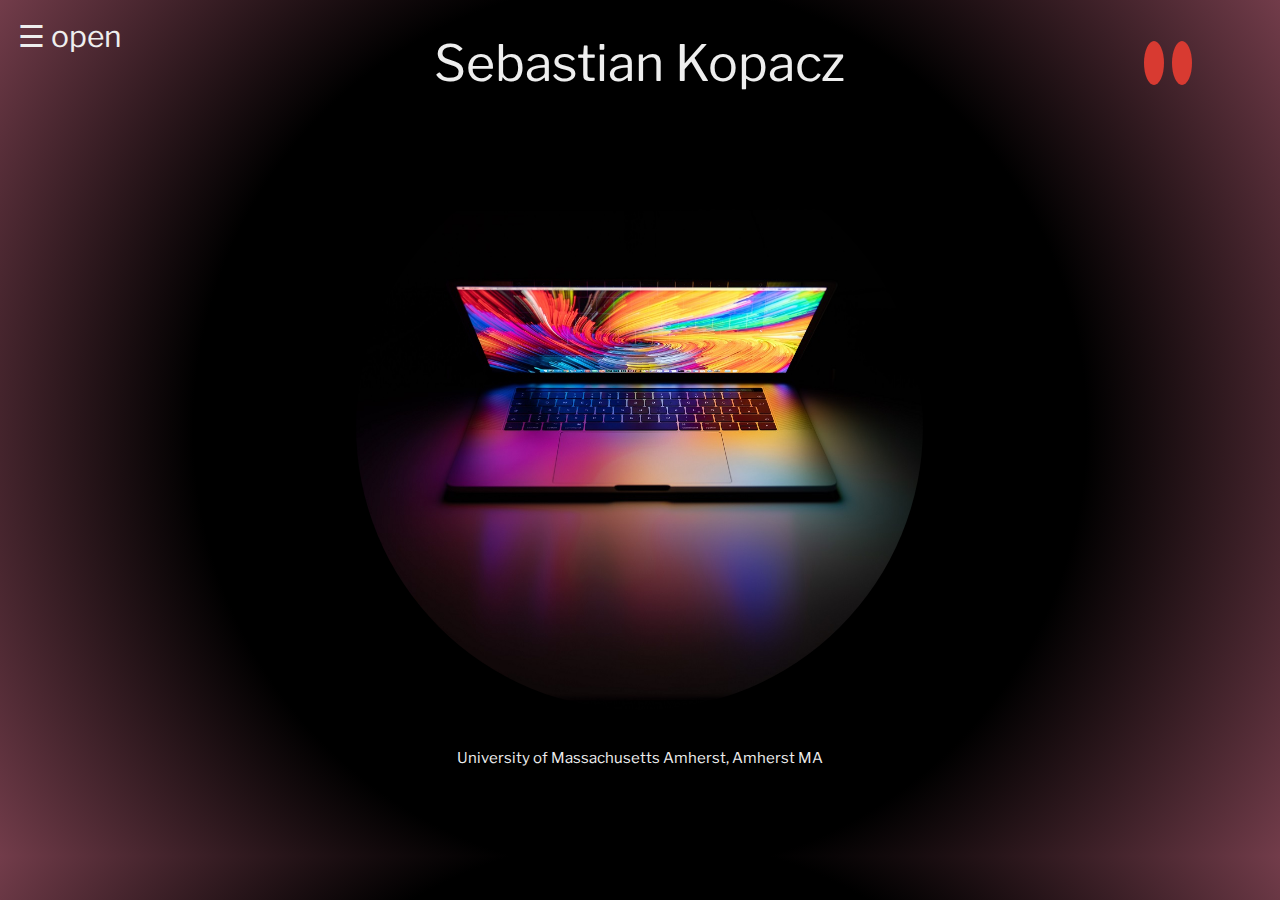
<file: index.html>
<!DOCTYPE html>

<html lang="en">
    <head>
        <title>Sebastian's Portfolio</title>

        <link href="portfolio.css" type="text/css" rel="stylesheet">
        <link href="https://fonts.googleapis.com/css?family=Varela+Round" rel="stylesheet">
        <link href="https://fonts.googleapis.com/css?family=Libre+Franklin" rel="stylesheet">
        <link rel='stylesheet' href='https://use.fontawesome.com/releases/v5.7.0/css/all.css' integrity='sha384-lZN37f5QGtY3VHgisS14W3ExzMWZxybE1SJSEsQp9S+oqd12jhcu+A56Ebc1zFSJ' crossorigin='anonymous'>
    </head>
    
    <body>
    <div class="gridwrapperhome">
        <div class="header"><header>Sebastian Kopacz</header></div>
        <div class="icon">
            <a href="https://www.linkedin.com/in/sebastian-kopacz-197941137/" alt="LinkedIn"class='fab fa-linkedin-in'></a>
            <a href="mailto:skopacz@umass.edu" alt="Email" class='fas fa-envelope'></a>
        </div>
        <main><img src="images/laptop2.jpg" alt="Laptop" class="midpic"></main>
        <section class="nav">
        <span class="vcenter2" style="font-size:30px;cursor:pointer" onclick="openNav()">&#9776; open</span>
        <div id="mySidenav" class="sidenav">
          <a href="javascript:void(0)" class="closebtn" onclick="closeNav()">&times;</a>
          <a href="whoops.html" class="MenuLink">Home</a>
          <a href="writingsamples.html" class="MenuLink">Writing Samples</a>
          <a href="aboutme.html" class="MenuLink">About Me</a>
          <a href="resume.html" class="MenuLink">Resume</a>
          <a href="contact.html" class="MenuLink">Contact</a>
        </div>
        </section>
        <footer>University of Massachusetts Amherst, Amherst MA</footer>
    </div>  

    <script>
    function openNav() {
      document.getElementById("mySidenav").style.width = "250px";
    }

    function closeNav() {
      document.getElementById("mySidenav").style.width = "0";
    }
    </script>

    </body>
</html>
</file>
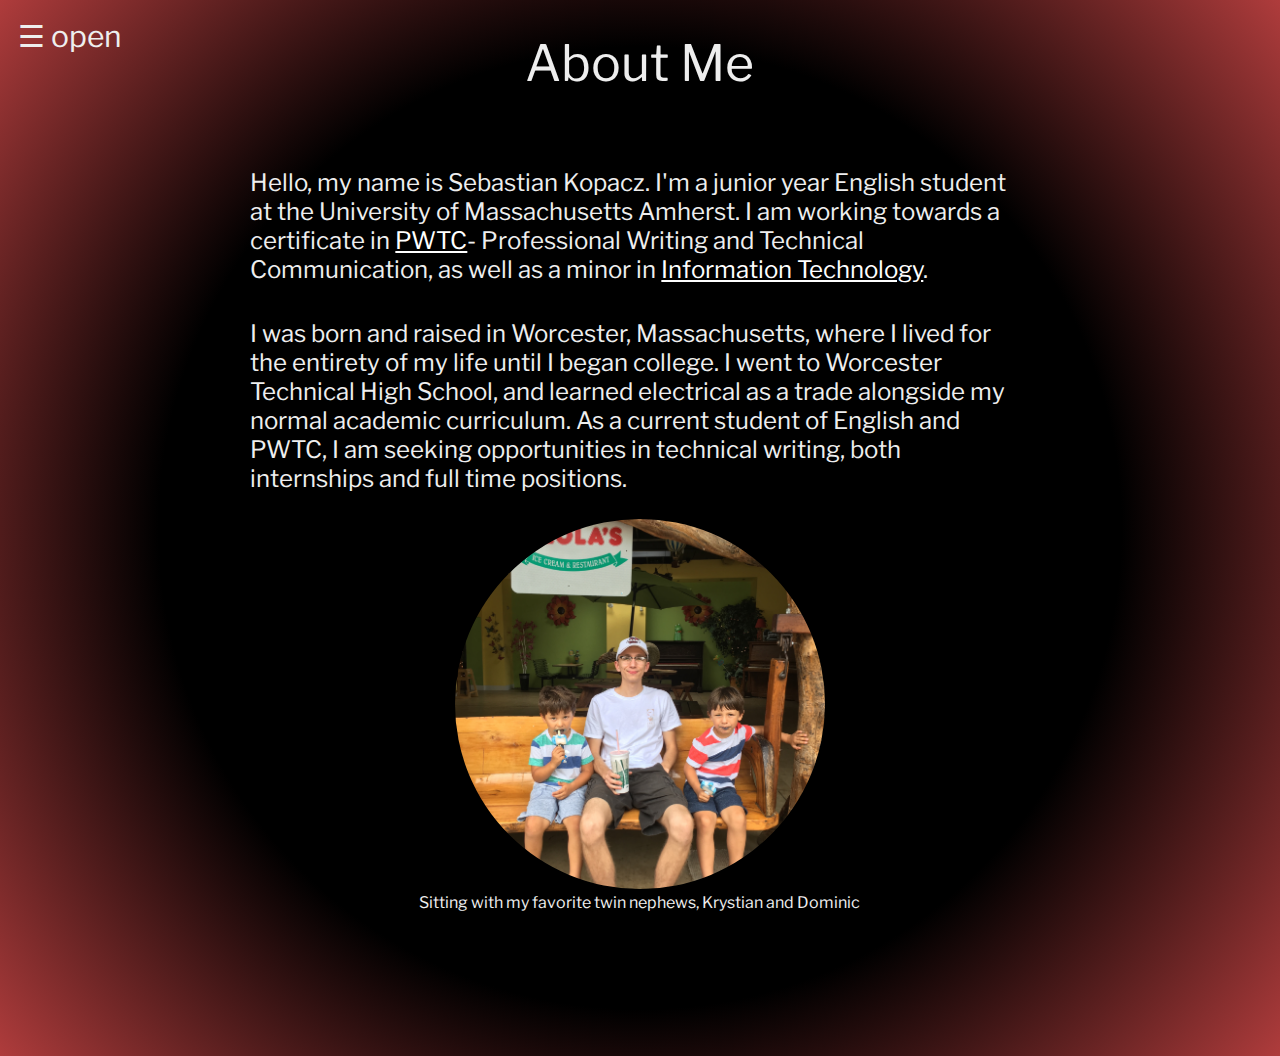
<file: aboutme.html>
<!DOCTYPE html>

<html lang="en">
    <head>
        <title>About Me</title>

        <link href="portfolio.css" type="text/css" rel="stylesheet">
        <link href="https://fonts.googleapis.com/css?family=Varela+Round" rel="stylesheet">
        <link href="https://fonts.googleapis.com/css?family=Libre+Franklin" rel="stylesheet">
        <link rel='stylesheet' href='https://use.fontawesome.com/releases/v5.7.0/css/all.css' integrity='sha384-lZN37f5QGtY3VHgisS14W3ExzMWZxybE1SJSEsQp9S+oqd12jhcu+A56Ebc1zFSJ' crossorigin='anonymous'>
    </head>
    
    <body id="bodyaboutme">
        <div class="gridwrapper">
        <div class="header"><header>About Me</header></div>
        <main id="mainaboutme">
            <p class="bodyparagraph">Hello, my name is Sebastian Kopacz. I'm a junior year English student at the University of Massachusetts Amherst. I am working towards a certificate in <a href="http://www.umass.edu/pwtc/" class="textlink">PWTC</a>- Professional Writing and Technical Communication, as well as a minor in <a href="https://www.umass.edu/itprogram/itminor" class="textlink">Information Technology</a>.</p>
            <p class="bodyparagraph"> I was born and raised in Worcester, Massachusetts, where I lived for the entirety of my life until I began college. I went to Worcester Technical High School, and learned electrical as a trade alongside my normal academic curriculum. As a current student of English and PWTC, I am seeking opportunities in technical writing, both internships and full time positions. 
            </p>
            <figure>
            <img src="images/IMG_1254.jpg" alt="Dominic, Sebastian, and Krystian" class="avatar" height="370" width="370">
            <figcaption>Sitting with my favorite twin nephews, Krystian and Dominic</figcaption></figure>


            
            </main>
        <section class="nav">
            <span class="vcenter2" style="font-size:30px;cursor:pointer" onclick="openNav()">&#9776; open</span>
            <div id="mySidenav" class="sidenav">
              <a href="javascript:void(0)" class="closebtn" onclick="closeNav()">&times;</a>
              <a href="index.html" class="MenuLink">Home</a>
              <a href="writingsamples.html" class="MenuLink">Writing Samples</a>
              <a href="whoops.html" class="MenuLink">About Me</a>
              <a href="resume.html" class="MenuLink">Resume</a>
              <a href="contact.html" class="MenuLink">Contact</a>
            </div>
        </section>
        </div>
        
        
        <script>
    function openNav() {
      document.getElementById("mySidenav").style.width = "250px";
    }

    function closeNav() {
      document.getElementById("mySidenav").style.width = "0";
    }
    </script>
        
    </body>
</html>
</file>
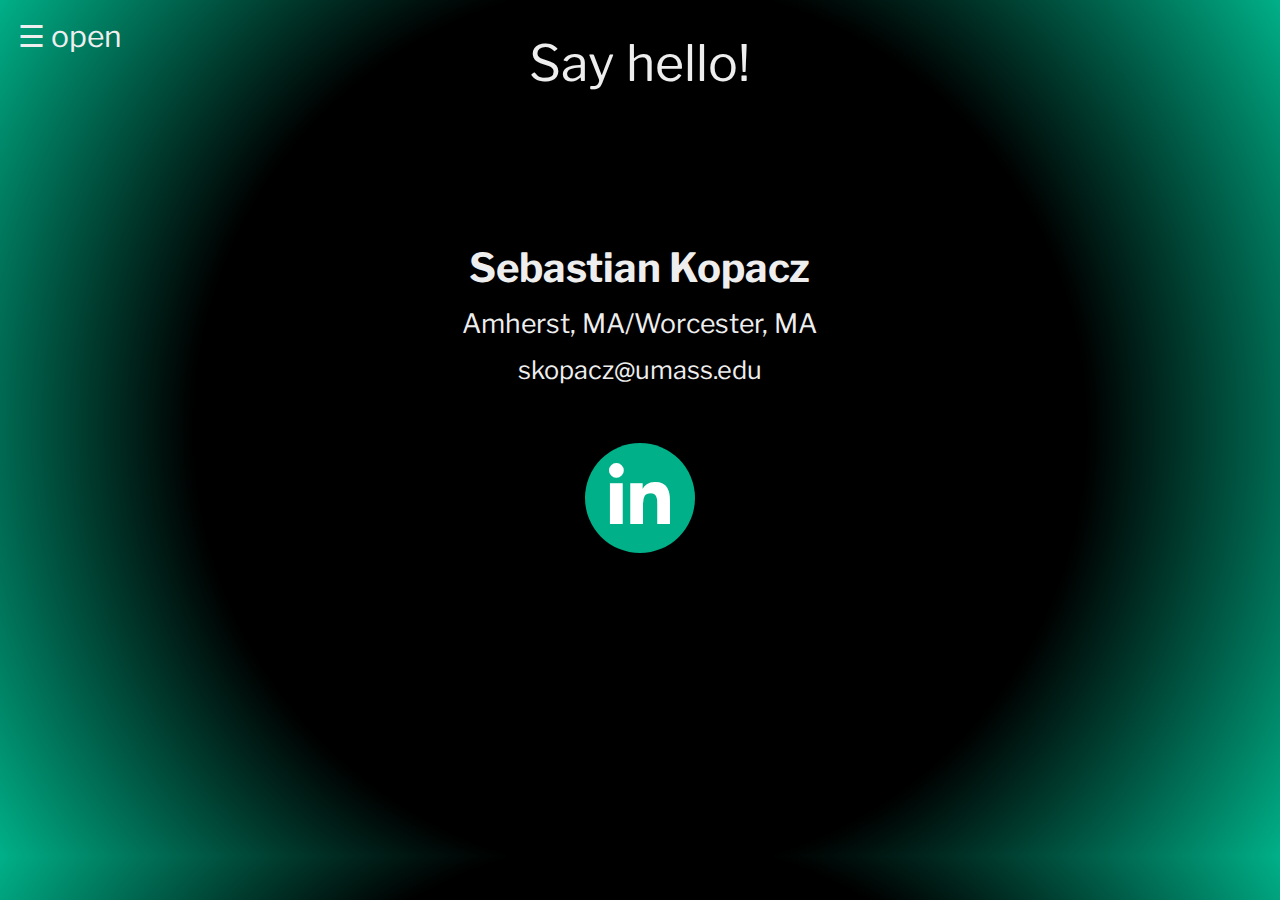
<file: contact.html>
<!DOCTYPE html>

<html lang="en">
    <head>
        <title>Contact</title>

        <link href="portfolio.css" type="text/css" rel="stylesheet">
        <link href="https://fonts.googleapis.com/css?family=Varela+Round" rel="stylesheet">
        <link href="https://fonts.googleapis.com/css?family=Libre+Franklin" rel="stylesheet">
        <link rel="stylesheet" href="https://use.fontawesome.com/releases/v5.7.0/css/all.css" integrity="sha384-lZN37f5QGtY3VHgisS14W3ExzMWZxybE1SJSEsQp9S+oqd12jhcu+A56Ebc1zFSJ' crossorigin='anonymous">
    </head>
    
    <body id="bodycontact">
        <div class="gridwrapper">
        <div class="header"><header>Say hello!</header></div>
        <main>
            <div class="center">
            <h1 class="nameheader">Sebastian Kopacz</h1>
            <p class="subname">Amherst, MA/Worcester, MA</p>
            <p class="email">skopacz@umass.edu</p><br><br>
            <p class="linkedinicon"><a href="https://www.linkedin.com/in/sebastian-kopacz-197941137/" alt="LinkedIn"class="fab fa-linkedin-in" id="contacticon"></a></p>
            </div>
            
            </main>
        <section class="nav">
            <span class="vcenter2" style="font-size:30px;cursor:pointer" onclick="openNav()">&#9776; open</span>
            <div id="mySidenav" class="sidenav">
              <a href="javascript:void(0)" class="closebtn" onclick="closeNav()">&times;</a>
              <a href="index.html" class="MenuLink">Home</a>
              <a href="writingsamples.html" class="MenuLink">Writing Samples</a>
              <a href="aboutme.html" class="MenuLink">About Me</a>
              <a href="resume.html" class="MenuLink">Resume</a>
              <a href="whoops.html" class="MenuLink">Contact</a>
            </div>
        </section>
        </div>
        
        
        <script>
    function openNav() {
      document.getElementById("mySidenav").style.width = "250px";
    }

    function closeNav() {
      document.getElementById("mySidenav").style.width = "0";
    }
    </script>
        
    </body>
</html>
</file>
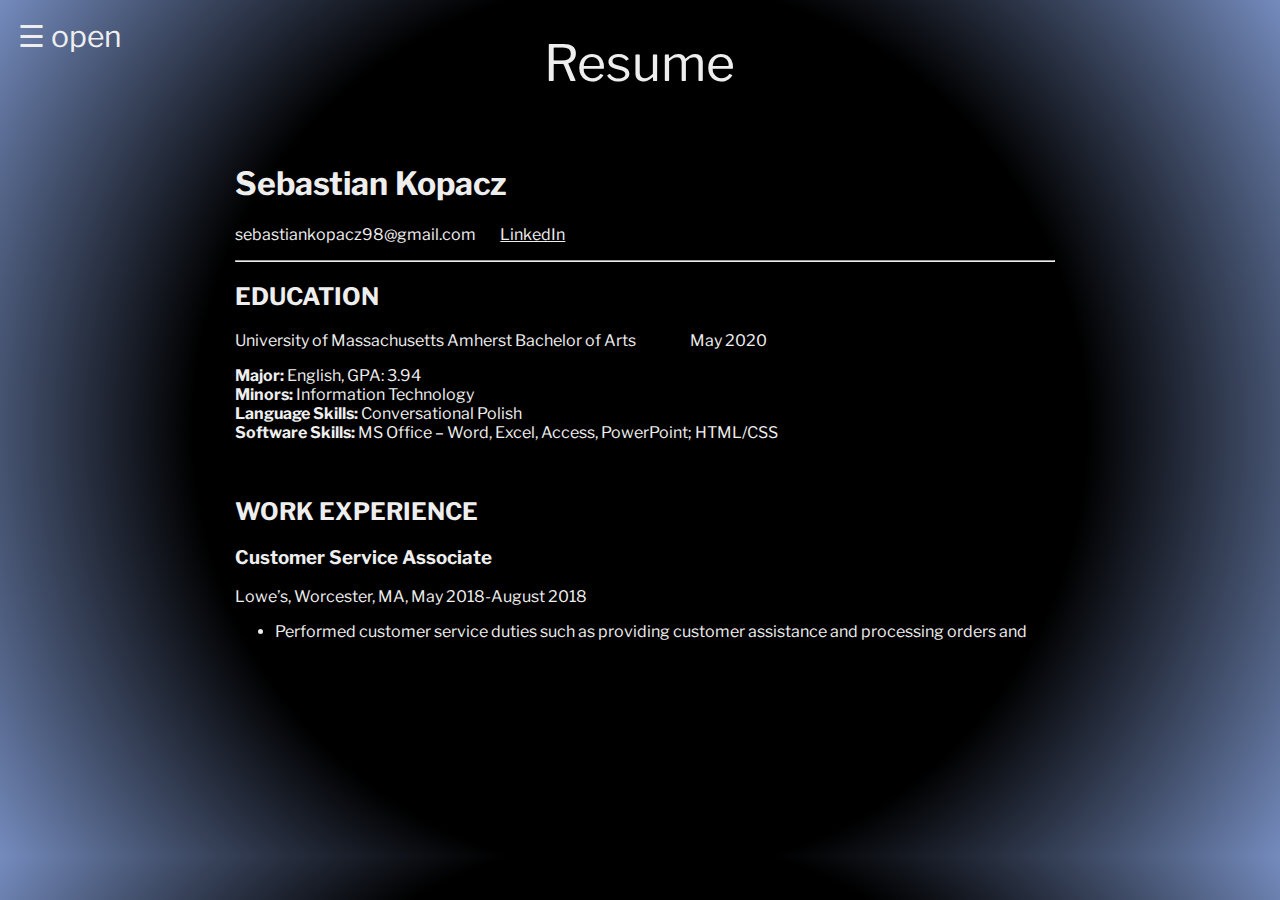
<file: resume.html>
<!DOCTYPE html>

<html lang="en">
    <head>
        <title>Resume</title>

        <link href="portfolio.css" type="text/css" rel="stylesheet">
        <link href="https://fonts.googleapis.com/css?family=Varela+Round" rel="stylesheet">
        <link href="https://fonts.googleapis.com/css?family=Libre+Franklin" rel="stylesheet">
        <link rel='stylesheet' href='https://use.fontawesome.com/releases/v5.7.0/css/all.css' integrity='sha384-lZN37f5QGtY3VHgisS14W3ExzMWZxybE1SJSEsQp9S+oqd12jhcu+A56Ebc1zFSJ' crossorigin='anonymous'>
    </head>
    
    <body id="bodyresume">
    <div class="gridwrapper">
        <div class="header"><header>Resume</header></div>
        <main>
        <div class="resume">
        <h1>Sebastian Kopacz</h1>
        <p>sebastiankopacz98@gmail.com &nbsp;&nbsp;&nbsp;&nbsp;&nbsp;&nbsp;&nbsp;<a href="https://www.linkedin.com/in/sebastian-kopacz-197941137/" class="linkedin">LinkedIn</a></p>
        <hr>
        <h2>EDUCATION</h2>
        <p>University of Massachusetts Amherst Bachelor of Arts &nbsp;&nbsp;&nbsp;&nbsp;&nbsp;&nbsp;&nbsp;&nbsp;&nbsp;&nbsp;&nbsp;&nbsp;&nbsp;&nbsp;&nbsp;&nbsp; May 2020<br></p>
        <p><b>Major:</b> English, GPA: 3.94<br>
        <b>Minors:</b> Information Technology<br>
        <b>Language Skills:</b> Conversational Polish<br>
        <b>Software Skills:</b> MS Office – Word, Excel, Access, PowerPoint; HTML/CSS</p><br>

        <h2>WORK EXPERIENCE</h2>
        <h3>Customer Service Associate</h3>
        <p>Lowe’s, Worcester, MA, May 2018-August 2018</p>
        <ul>
            <li>Performed customer service duties such as providing customer assistance and processing orders and transactions</li>	
            <li>Maintained appearance of both product and sales floor within the Inside Lawn and Garden department</li></ul>
        <h3>Apprentice Electrician</h3>
        <p>Mv3 LLC., Canton, MA, November 2015-July 2016</p>
        <ul>
            <li>Installed energy efficient control systems in various refrigeration units at convenience stores, liquor stores, bakeries, etc.</li>
            <li>Communicated with customers effectively to ensure understanding of control system</li></ul>
        <br>
        <h2>ADDITIONAL EXPERIENCE</h2>
        <h3>Team Leader</h3>
        <p>University of Massachusetts Amherst Minute Movers, August 2018</p>
        <ul>
            <li>Oversaw move-in of hundreds of students in residential halls and directed volunteers to maintain an efficient process</li>
            <li>Trained a team of 35 student volunteers in moving practices and procedures</li></ul>
        <h3>Undergraduate Intern</h3>
        <p>Worcester District Attorney’s Office, June 2017-August 2017</p>
        <ul>
            <li>Worked to support Assistant District Attorneys in preparation for court procedures and trials</li>
            <li>Provided assistance in the courtroom to Assistant District Attorneys in order to maintain an efficient legal process</li></ul>

        </div>
        </main>
        <section class="nav">
        <span class="vcenter2" style="font-size:30px;cursor:pointer" onclick="openNav()">&#9776; open</span>
        <div id="mySidenav" class="sidenav">
          <a href="javascript:void(0)" class="closebtn" onclick="closeNav()">&times;</a>
          <a href="index.html" class="MenuLink">Home</a>
          <a href="writingsamples.html" class="MenuLink">Writing Samples</a>
          <a href="aboutme.html" class="MenuLink">About Me</a>
          <a href="whoops.html" class="MenuLink">Resume</a>
          <a href="contact.html" class="MenuLink">Contact</a>
        </div>
        </section>
    </div>  

    <script>
    function openNav() {
      document.getElementById("mySidenav").style.width = "250px";
    }

    function closeNav() {
      document.getElementById("mySidenav").style.width = "0";
    }
    </script>

    </body>
</html>
</file>
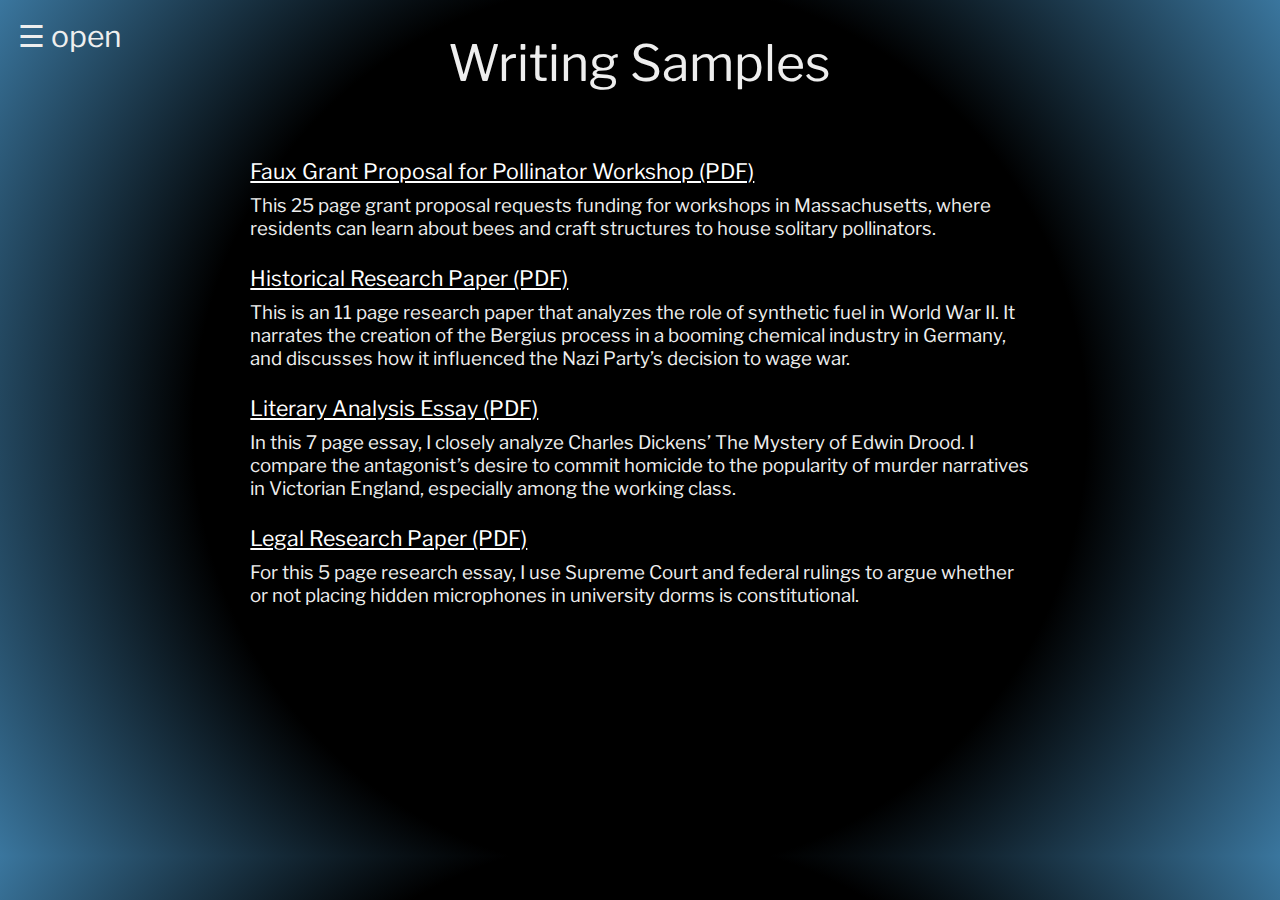
<file: writingsamples.html>
<!DOCTYPE html>

<html lang="en">
    <head>
        <title>Writing Samples</title>

        <link href="portfolio.css" type="text/css" rel="stylesheet">
        <link href="https://fonts.googleapis.com/css?family=Varela+Round" rel="stylesheet">
        <link href="https://fonts.googleapis.com/css?family=Libre+Franklin" rel="stylesheet">
        <link rel='stylesheet' href='https://use.fontawesome.com/releases/v5.7.0/css/all.css' integrity='sha384-lZN37f5QGtY3VHgisS14W3ExzMWZxybE1SJSEsQp9S+oqd12jhcu+A56Ebc1zFSJ' crossorigin='anonymous'>
    </head>
    
    <body id="bodywritingsamples">
        <div class="gridwrapper">
        <div class="header"><header>Writing Samples</header></div>
        <main id="mainwritingsamples">
            <p class="sampleparagraph"><a href="pdf/Grant%20Proposal.pdf" class="button">Faux Grant Proposal for Pollinator Workshop (PDF)</a> <br> This 25 page grant proposal requests funding for workshops in Massachusetts, where residents can learn about bees and craft structures to house solitary pollinators. </p>
            <p class="sampleparagraph"><a href="pdf/397%20Research%20Paper.pdf" class="button">Historical Research Paper (PDF)</a> <br>This is an 11 page research paper that analyzes the role of synthetic fuel in World War II. It narrates the creation of the Bergius process in a booming chemical industry in Germany, and discusses how it influenced the Nazi Party’s decision to wage war. </p>
            <p class="sampleparagraph"><a href="pdf/359%20Research.pdf" class="button">Literary Analysis Essay (PDF)</a> <br>In this 7 page essay, I closely analyze Charles Dickens’ The Mystery of Edwin Drood. I compare the antagonist’s desire to commit homicide to the popularity of murder narratives in Victorian England, especially among the working class. </p>
            <p class="sampleparagraph"><a href="pdf/Legal%20Research.pdf" class="button">Legal Research Paper (PDF)</a> <br>For this 5 page research essay, I use Supreme Court and federal rulings to argue whether or not placing hidden microphones in university dorms is constitutional. </p>
            
            </main>
        <section class="nav">
            <span class="vcenter2" style="font-size:30px;cursor:pointer" onclick="openNav()">&#9776; open</span>
            <div id="mySidenav" class="sidenav">
              <a href="javascript:void(0)" class="closebtn" onclick="closeNav()">&times;</a>
              <a href="index.html" class="MenuLink">Home</a>
              <a href="whoops.html" class="MenuLink">Writing Samples</a>
              <a href="aboutme.html" class="MenuLink">About Me</a>
              <a href="resume.html" class="MenuLink">Resume</a>
              <a href="contact.html" class="MenuLink">Contact</a>
            </div>
        </section>
        </div>
        
        
        <script>
    function openNav() {
      document.getElementById("mySidenav").style.width = "250px";
    }

    function closeNav() {
      document.getElementById("mySidenav").style.width = "0";
    }
    </script>
        
    </body>
</html>
</file>
<file: portfolio.css>
body {
    font-family: 'Libre Franklin', sans-serif;
    background: rgb(0,0,0);
    background: radial-gradient(circle, rgba(0,0,0,1) 58%, rgba(114,60,74,1) 100%); }

#bodyaboutme {
    background: radial-gradient(circle, rgba(0,0,0,1) 58%, rgba(175,60,60,1) 100%); }

#bodyresume {
    background: radial-gradient(circle, rgba(0,0,0,1) 58%, rgba(116,139,189,1) 100%); }

#bodywritingsamples {
    background: radial-gradient(circle, rgba(0,0,0,1) 58%, rgba(58,118,158,1) 100%); }

#bodycontact {
    background: radial-gradient(circle, rgba(0,0,0,1) 58%, rgba(0,176,136,1) 100%); }
    
#bodywhoops {
    background: radial-gradient(circle, rgba(0,0,0,1) 58%, rgba(115,46,65,1) 100%); }

.header {
    padding: 10px;
    grid-area: header;
    height: 90px;}

header {
    font-family: 'Libre Franklin', sans-serif;
    color: #EEE;
    text-align: center;
    line-height: 90px;
    font-size: 50px; }

.icon {
    text-align: center;
    background-color: inherit;
    grid-area: icon;
    height: 110px;
    line-height: 110px; }

main {
    height: 570px;
    grid-area: main;
	color: #EEE}

#mainaboutme {
    height: 770px;
    overflow-y: auto;
	text-align: left; }

#mainwritingsamples {
	text-align: left; }

.midpic {
    height: 567px;
    width: 567px;
    border-radius: 50%; }

.nav {
    background-color: inherit;
    padding: 10px;
    grid-area: nav;
    height:500;}

footer {
    font-family: inherit;
    color: #EEE;
    padding: 10px;
    grid-area: footer;
    height: 50px;
    line-height: 50px;
    font-size: 15px;}

.gridwrapperhome {
    color: #EEE;
    display: grid;
    text-align: center;
    grid-template-columns: 1fr 4fr 1fr;
    grid-auto-rows: minmax(125px, auto);
    grid-gap: 10px;
    grid-template-areas: 
        "nav header icon"
        "nav main blank"
        "nav main blank"
        "nav main blank"
        "footer footer footer"; }

.gridwrapper {
    color: #EEE;
    display: grid;
    text-align: center;
    grid-template-columns: 1fr 4fr 1fr;
    grid-auto-rows: minmax(125px, auto);
    grid-gap: 10px;
    grid-template-areas: 
        "nav header blank"
        "nav main blank"
        "nav main blank"
        "nav main blank"
        "footer footer footer"; }

.fab, .fas { /*icon formatting*/
    padding: 10px;
    font-size: 20px;
    width: 21px;
    text-align: center;
    text-decoration: none;
    border-radius: 50%;
    margin: 4px; }

.fa-linkedin-in, .fa-envelope { /*some more icon formatting*/
    color: white;
    background-color: #d83a31; }

.sidenav {
    white-space:nowrap;
    float: left;
    height: 100%;
    width: 0;
    position: fixed;
    z-index: 1;
    top: 0;
    left: 0;
    background-color: #222;
    overflow-x: hidden;
    transition: 0.5s;
    padding-top: 60px; }

.sidenav a {
  text-align: left;
    padding: 8px 8px 8px 32px;
  text-decoration: none;
  font-size: 25px;
  color: #818181;
  display: block;
  transition: 0.3s; }

.sidenav a:hover {
  color: #f1f1f1; }

.sidenav .closebtn {
  position: absolute;
  top: 0;
  right: 25px;
  font-size: 36px;
  margin-left: 50px;
}

@media screen and (max-height: 450px) {
  .sidenav {padding-top: 15px;}
  .sidenav a {font-size: 18px;}
}

.vcenter2 {
    font-family: inherit;
    float: left;}

.MenuLink {
    font-family: inherit; }

.avatar {
    border-radius: 50%; }

.resume {
    background-color: inherit;
    height: 500px;
    overflow-y: scroll;
    border-radius: 10px;
    text-align: left;
    padding-left: 10px;
    color: #EEE; }

.linkedin {
        color: #EEE; }

.linkedin:hover {
        color: #FFF; }

::-webkit-scrollbar {
  width: 15px; }

::-webkit-scrollbar-thumb {
  background: #ccc; 
  border-radius: 10px; }

::-webkit-scrollbar-thumb:hover {
  background: #A8A8A8;  }

.center {
    position: relative;
    top: 100px;}

a.catz:link {
    color: #EEE; }

a.catz:visited {
    color: #EEE; }

.sampleparagraph {
    margin: 15px;
    padding: 10px;
    font-size: 14pt;}

.bodyparagraph {
    margin: 15px;
    padding: 10px;
    font-size: 18pt;}

.subname {
	font-size: 20pt;
	text-align: center;
	margin: 5px;
	padding: 10px; }

a.button:link {
    font-size: 16pt;
      color: #FFFFFF;
      padding: 10px;
      position: relative;
      bottom: 10px;
      right: 10px;
      border-radius: 10px;
      text-decoration:underline;} 

a.button:visited {
    font-size: 16pt;
      color: #FFFFFF;
      padding: 10px;
      position: relative;
      bottom: 10px;
      right: 10px;
      border-radius: 10px;
      text-decoration:underline;} 

a.button:active {
      color: #FFFFFF; }

a.textlink:link {
	color: white; }

a.textlink:visited {
	color: white; }

figure {
    text-align: center; }

.nameheader {
    font-size: 30pt;
    text-align: center;
    margin: 0; }

.linkedinicon {
    text-align: center; 
    margin: 0; }

#contacticon {
	padding: 20px;
    margin: 20px;
    font-size: 70px;
    width: 70px;
    text-align: center;
    text-decoration: none;
    border-radius: 50%;
	background-color: #00B088; }

.email {
    font-size: 19pt;
    margin: 0;
	padding: 0;
    text-align: center; }
</file>
